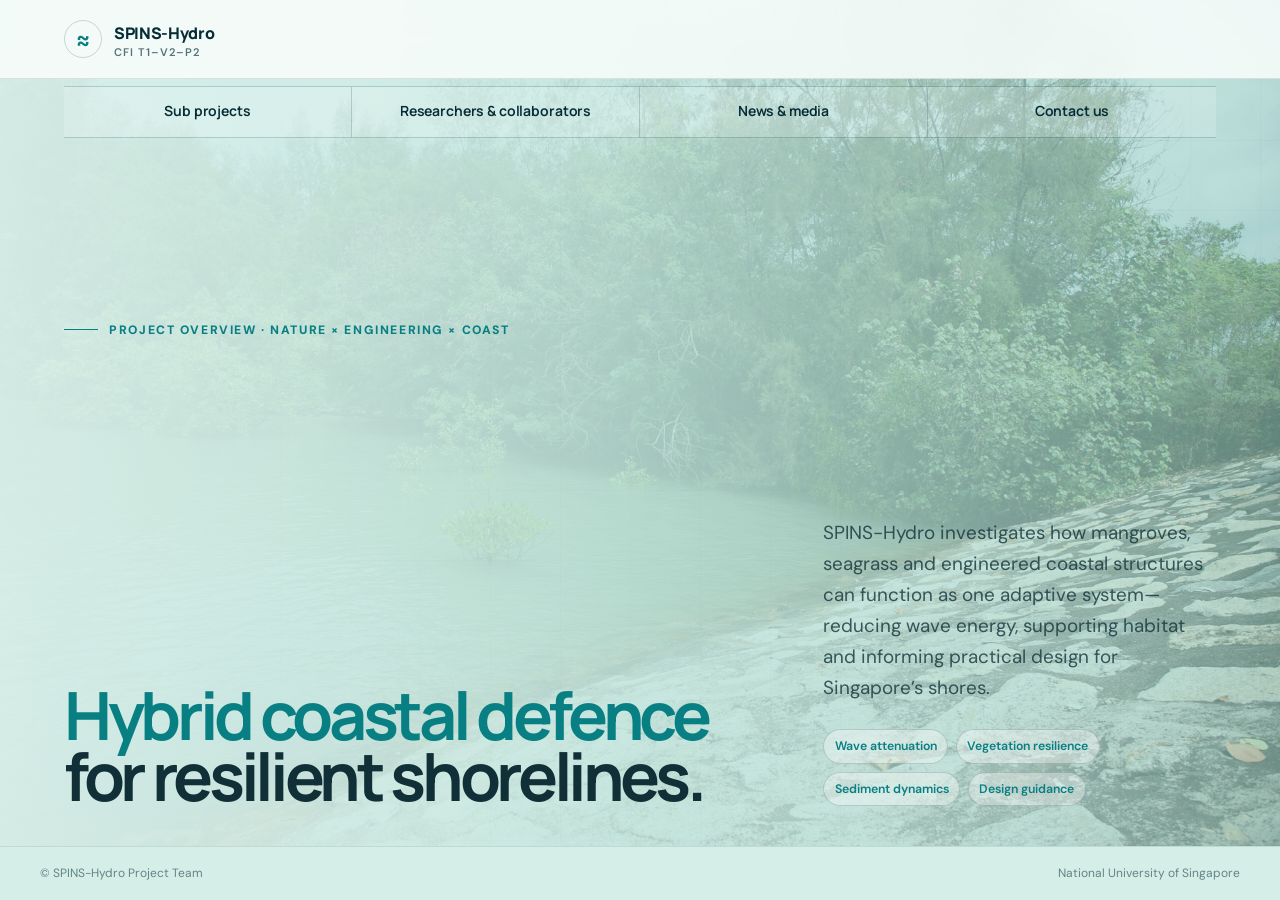
<file: index.html>
<!DOCTYPE html>
<html lang="en">
<head>
  <meta charset="utf-8">
  <meta name="viewport" content="width=device-width, initial-scale=1">
  <title>SPINS-Hydro | Hybrid Coastal Defence Research</title>
  <meta name="description" content="SPINS-Hydro develops hybrid coastal defence systems that unite engineered structures with mangroves, seagrass and coastal processes.">
  <link rel="icon" href="assets/favicon.svg" type="image/svg+xml">
  <link rel="stylesheet" href="assets/styles.css">
</head>
<body class="portal-home">
  <a class="skip-link" href="#main">Skip to content</a>
  <header class="site-header" aria-label="Site header">
    <div class="nav-wrap">
      <a class="brand" href="index.html" aria-label="SPINS-Hydro home"><span class="brand-mark" aria-hidden="true">≈</span><span>SPINS-Hydro <small>CFI T1–V2–P2</small></span></a>
    </div>
  </header>

  <main class="portal-main" id="main">
    <section class="portal-overview" aria-label="Project overview">
      <nav class="portal-menu reveal" aria-label="Explore project information">
        <a class="portal-menu-card" href="sub-projects.html" target="_blank" rel="noopener"><span class="menu-copy"><strong>Sub projects</strong></span></a>
        <a class="portal-menu-card" href="researchers.html" target="_blank" rel="noopener"><span class="menu-copy"><strong>Researchers &amp; collaborators</strong></span></a>
        <a class="portal-menu-card" href="news.html" target="_blank" rel="noopener"><span class="menu-copy"><strong>News &amp; media</strong></span></a>
        <a class="portal-menu-card" href="contact.html" target="_blank" rel="noopener"><span class="menu-copy"><strong>Contact us</strong></span></a>
      </nav>
      <div class="portal-copy reveal">
        <p class="eyebrow">Project overview · Nature × engineering × coast</p>
        <h1><span class="title-highlight">Hybrid coastal defence</span><br>for resilient shorelines.</h1>
        <div class="portal-summary">
          <p class="portal-lede">SPINS-Hydro investigates how mangroves, seagrass and engineered coastal structures can function as one adaptive system—reducing wave energy, supporting habitat and informing practical design for Singapore’s shores.</p>
          <div class="portal-focus" aria-label="Project focus"><span>Wave attenuation</span><span>Vegetation resilience</span><span>Sediment dynamics</span><span>Design guidance</span></div>
        </div>
      </div>
    </section>
  </main>

  <footer class="portal-footer"><span>© SPINS-Hydro Project Team</span><span>National University of Singapore</span></footer>
  <script src="assets/site.js"></script>
</body>
</html>
</file>
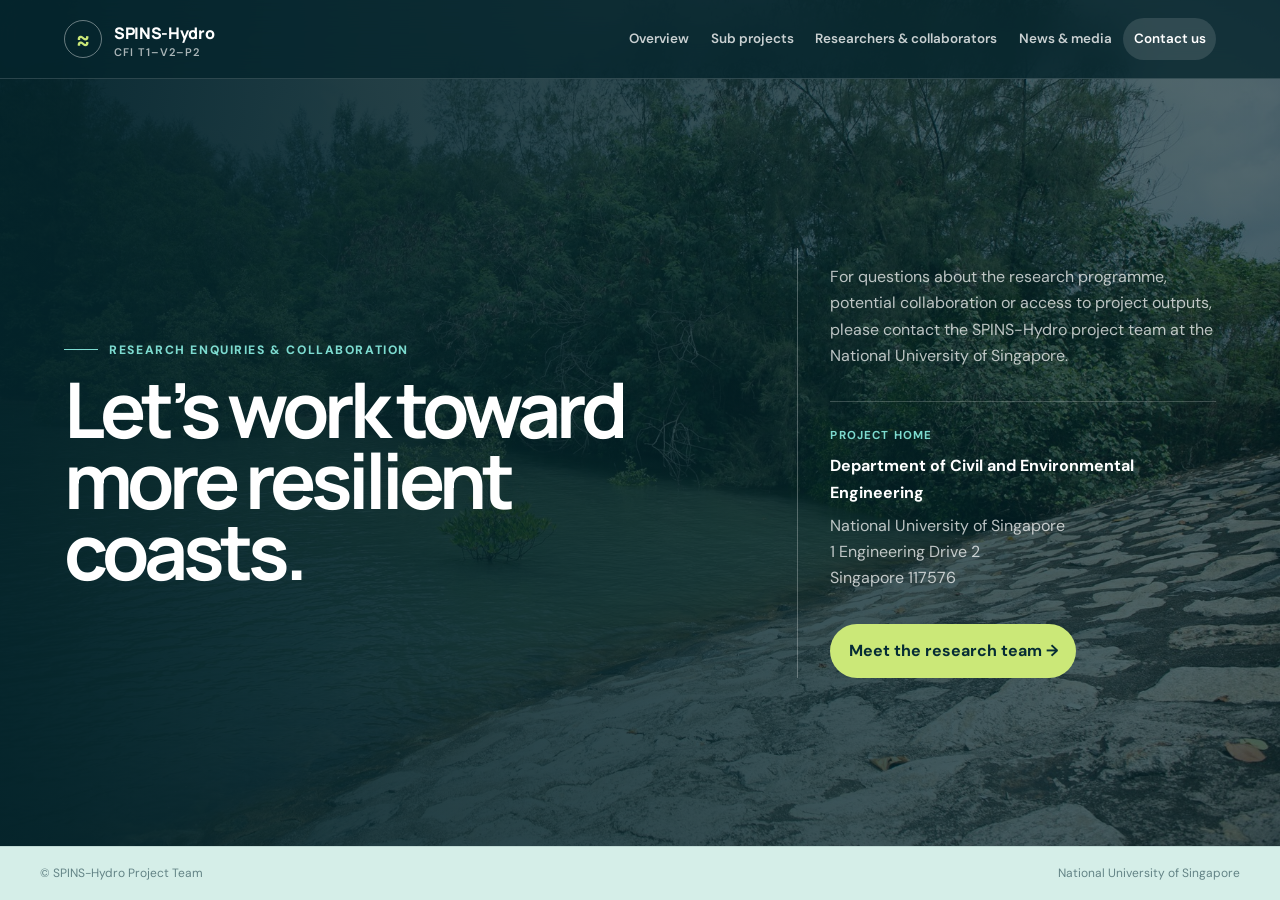
<file: contact.html>
<!DOCTYPE html>
<html lang="en">
<head>
  <meta charset="utf-8"><meta name="viewport" content="width=device-width, initial-scale=1">
  <title>Contact Us | SPINS-Hydro</title><meta name="description" content="Contact the SPINS-Hydro project team for research and collaboration enquiries.">
  <link rel="icon" href="assets/favicon.svg" type="image/svg+xml"><link rel="stylesheet" href="assets/styles.css">
</head>
<body class="info-page contact-page">
  <a class="skip-link" href="#main">Skip to content</a>
  <header class="site-header" aria-label="Primary navigation"><div class="nav-wrap"><a class="brand" href="index.html"><span class="brand-mark" aria-hidden="true">≈</span><span>SPINS-Hydro <small>CFI T1–V2–P2</small></span></a><button class="nav-toggle" type="button" aria-controls="site-nav" aria-expanded="false">Menu</button><nav class="site-nav" id="site-nav"><a href="index.html">Overview</a><a href="sub-projects.html">Sub projects</a><a href="researchers.html">Researchers &amp; collaborators</a><a href="news.html">News &amp; media</a><a class="active" href="contact.html">Contact us</a></nav></div></header>
  <main id="main" class="contact-main"><section class="contact-panel reveal"><div><p class="eyebrow">Research enquiries &amp; collaboration</p><h1>Let’s work toward more resilient coasts.</h1></div><div class="contact-details"><p>For questions about the research programme, potential collaboration or access to project outputs, please contact the SPINS-Hydro project team at the National University of Singapore.</p><div class="contact-address"><span>Project home</span><strong>Department of Civil and Environmental Engineering</strong><p>National University of Singapore<br>1 Engineering Drive 2<br>Singapore 117576</p></div><a class="button primary" href="researchers.html">Meet the research team →</a></div></section></main>
  <footer class="portal-footer"><span>© SPINS-Hydro Project Team</span><span>National University of Singapore</span></footer><script src="assets/site.js"></script>
</body>
</html>
</file>
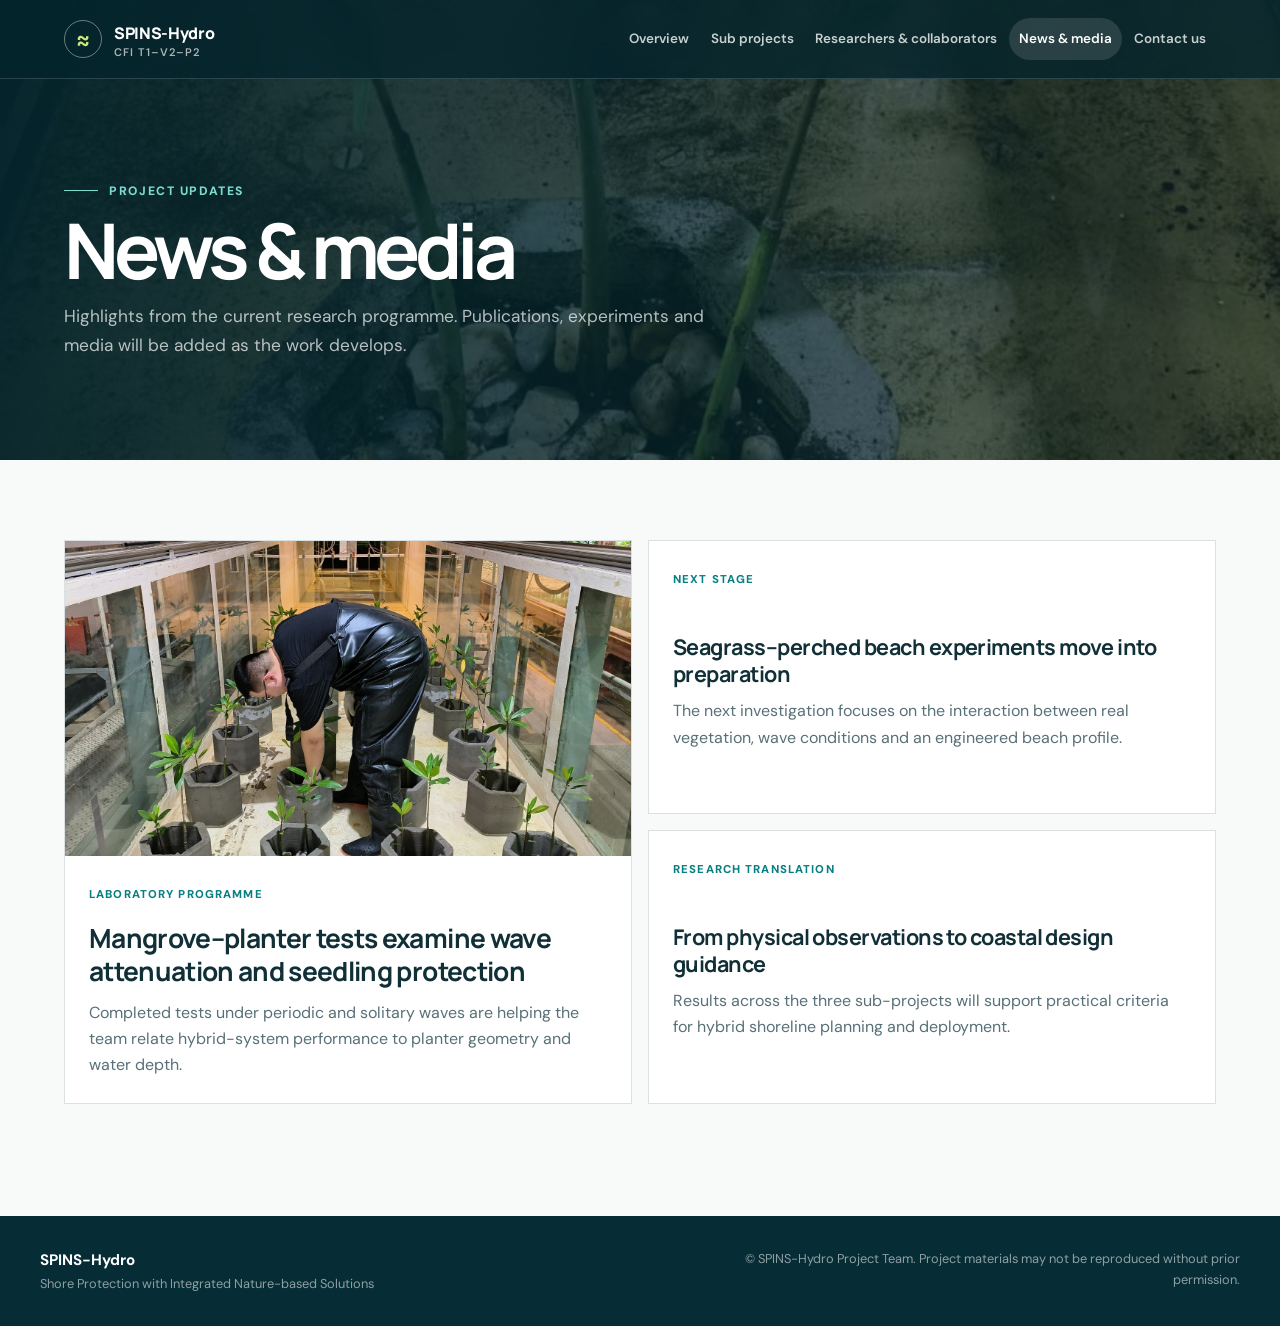
<file: news.html>
<!DOCTYPE html>
<html lang="en">
<head>
  <meta charset="utf-8"><meta name="viewport" content="width=device-width, initial-scale=1">
  <title>News &amp; Media | SPINS-Hydro</title><meta name="description" content="SPINS-Hydro project news, research progress and media updates.">
  <link rel="icon" href="assets/favicon.svg" type="image/svg+xml"><link rel="stylesheet" href="assets/styles.css">
</head>
<body class="info-page">
  <a class="skip-link" href="#main">Skip to content</a>
  <header class="site-header" aria-label="Primary navigation"><div class="nav-wrap"><a class="brand" href="index.html"><span class="brand-mark" aria-hidden="true">≈</span><span>SPINS-Hydro <small>CFI T1–V2–P2</small></span></a><button class="nav-toggle" type="button" aria-controls="site-nav" aria-expanded="false">Menu</button><nav class="site-nav" id="site-nav"><a href="index.html">Overview</a><a href="sub-projects.html">Sub projects</a><a href="researchers.html">Researchers &amp; collaborators</a><a class="active" href="news.html">News &amp; media</a><a href="contact.html">Contact us</a></nav></div></header>
  <main id="main">
    <section class="info-hero news-hero"><div class="info-hero-inner reveal"><p class="eyebrow">Project updates</p><h1>News &amp; media</h1><p>Highlights from the current research programme. Publications, experiments and media will be added as the work develops.</p></div></section>
    <section class="section info-content"><div class="news-grid">
      <article class="news-card featured reveal"><img src="assets/prototype_lab.jpg" alt="Mangrove planter prototype in a laboratory flume"><div><span>Laboratory programme</span><h3>Mangrove–planter tests examine wave attenuation and seedling protection</h3><p>Completed tests under periodic and solitary waves are helping the team relate hybrid-system performance to planter geometry and water depth.</p></div></article>
      <article class="news-card reveal"><span>Next stage</span><h3>Seagrass–perched beach experiments move into preparation</h3><p>The next investigation focuses on the interaction between real vegetation, wave conditions and an engineered beach profile.</p></article>
      <article class="news-card reveal"><span>Research translation</span><h3>From physical observations to coastal design guidance</h3><p>Results across the three sub-projects will support practical criteria for hybrid shoreline planning and deployment.</p></article>
    </div></section>
  </main>
  <footer class="footer"><div><strong>SPINS-Hydro</strong><span>Shore Protection with Integrated Nature-based Solutions</span></div><p>© SPINS-Hydro Project Team. Project materials may not be reproduced without prior permission.</p></footer><script src="assets/site.js"></script>
</body>
</html>
</file>
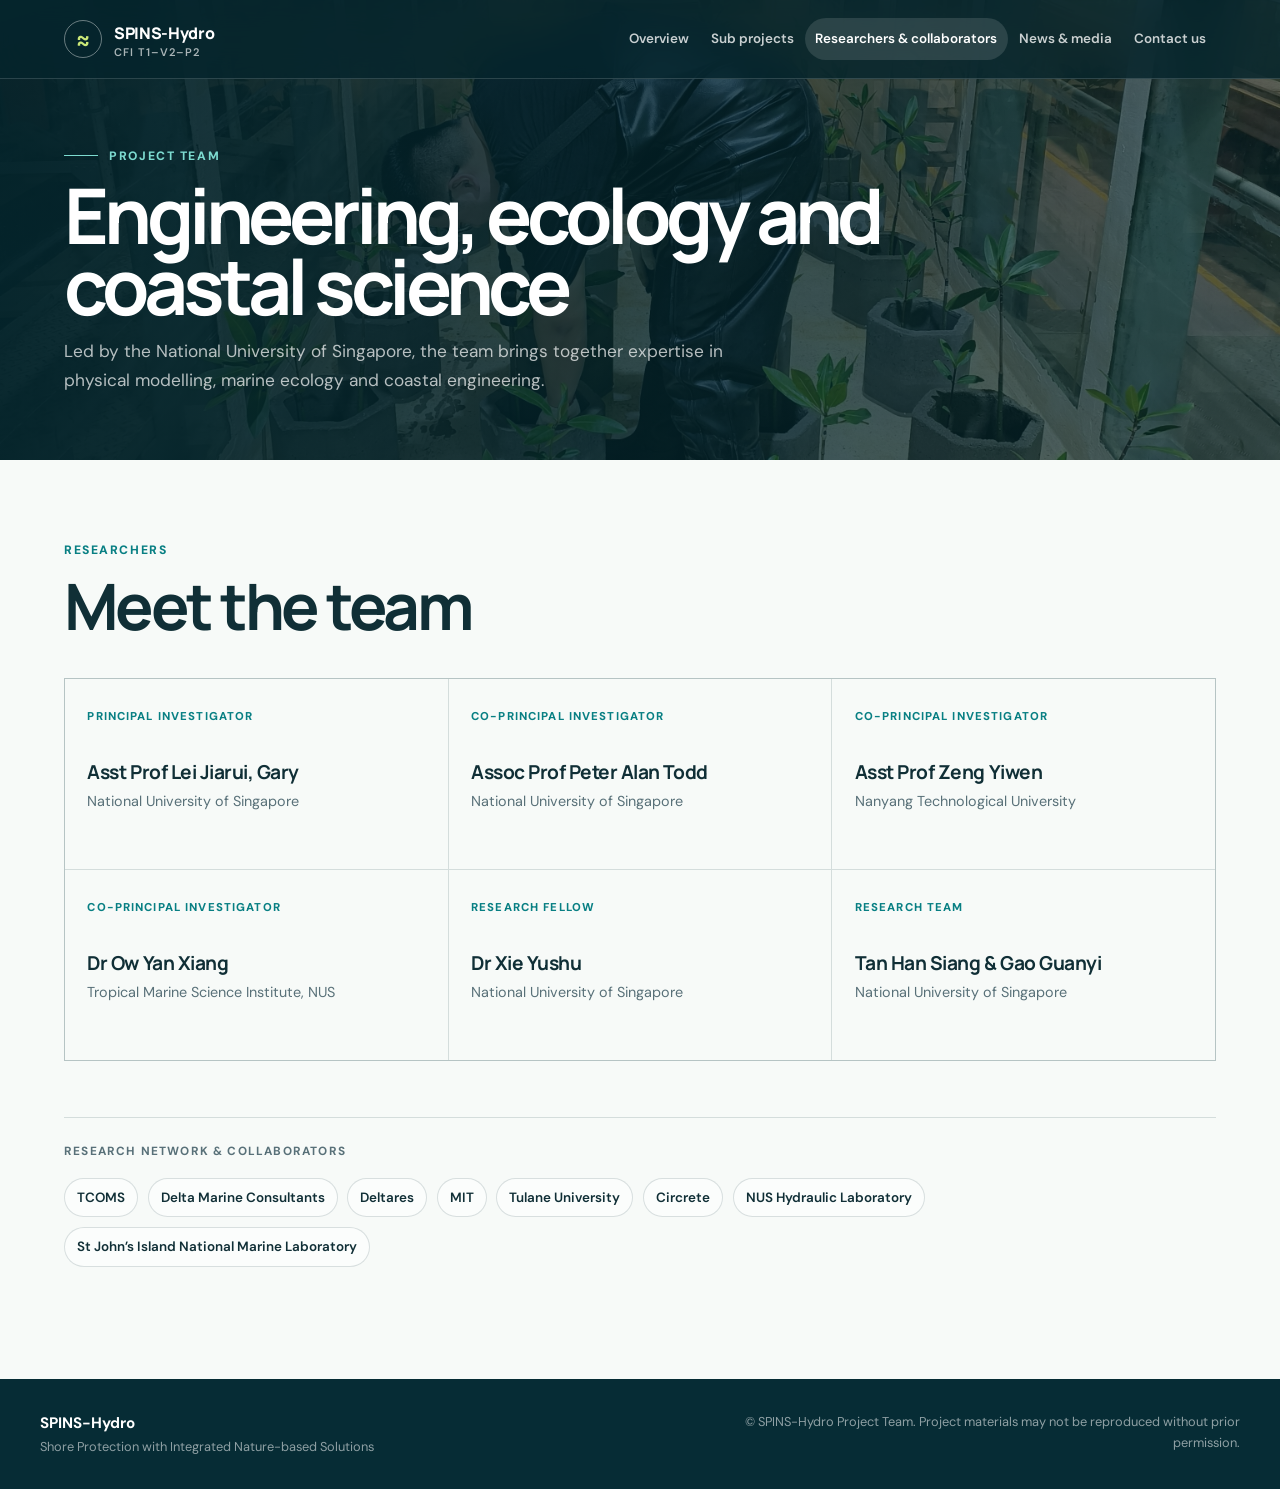
<file: researchers.html>
<!DOCTYPE html>
<html lang="en">
<head>
  <meta charset="utf-8"><meta name="viewport" content="width=device-width, initial-scale=1">
  <title>Researchers &amp; Collaborators | SPINS-Hydro</title><meta name="description" content="Meet the SPINS-Hydro researchers and collaborating organisations.">
  <link rel="icon" href="assets/favicon.svg" type="image/svg+xml"><link rel="stylesheet" href="assets/styles.css">
</head>
<body class="info-page">
  <a class="skip-link" href="#main">Skip to content</a>
  <header class="site-header" aria-label="Primary navigation"><div class="nav-wrap"><a class="brand" href="index.html"><span class="brand-mark" aria-hidden="true">≈</span><span>SPINS-Hydro <small>CFI T1–V2–P2</small></span></a><button class="nav-toggle" type="button" aria-controls="site-nav" aria-expanded="false">Menu</button><nav class="site-nav" id="site-nav"><a href="index.html">Overview</a><a href="sub-projects.html">Sub projects</a><a class="active" href="researchers.html">Researchers &amp; collaborators</a><a href="news.html">News &amp; media</a><a href="contact.html">Contact us</a></nav></div></header>
  <main id="main">
    <section class="info-hero people-hero"><div class="info-hero-inner reveal"><p class="eyebrow">Project team</p><h1>Engineering, ecology and coastal science</h1><p>Led by the National University of Singapore, the team brings together expertise in physical modelling, marine ecology and coastal engineering.</p></div></section>
    <section class="section info-content">
      <p class="kicker reveal">Researchers</p><h2 class="page-heading reveal">Meet the team</h2>
      <div class="people-grid page-grid"><article class="person-card reveal"><span>Principal Investigator</span><h3>Asst Prof Lei Jiarui, Gary</h3><p>National University of Singapore</p></article><article class="person-card reveal"><span>Co-Principal Investigator</span><h3>Assoc Prof Peter Alan Todd</h3><p>National University of Singapore</p></article><article class="person-card reveal"><span>Co-Principal Investigator</span><h3>Asst Prof Zeng Yiwen</h3><p>Nanyang Technological University</p></article><article class="person-card reveal"><span>Co-Principal Investigator</span><h3>Dr Ow Yan Xiang</h3><p>Tropical Marine Science Institute, NUS</p></article><article class="person-card reveal"><span>Research Fellow</span><h3>Dr Xie Yushu</h3><p>National University of Singapore</p></article><article class="person-card reveal"><span>Research Team</span><h3>Tan Han Siang &amp; Gao Guanyi</h3><p>National University of Singapore</p></article></div>
      <div class="partners reveal"><p>Research network &amp; collaborators</p><div><span>TCOMS</span><span>Delta Marine Consultants</span><span>Deltares</span><span>MIT</span><span>Tulane University</span><span>Circrete</span><span>NUS Hydraulic Laboratory</span><span>St John’s Island National Marine Laboratory</span></div></div>
    </section>
  </main>
  <footer class="footer"><div><strong>SPINS-Hydro</strong><span>Shore Protection with Integrated Nature-based Solutions</span></div><p>© SPINS-Hydro Project Team. Project materials may not be reproduced without prior permission.</p></footer><script src="assets/site.js"></script>
</body>
</html>
</file>
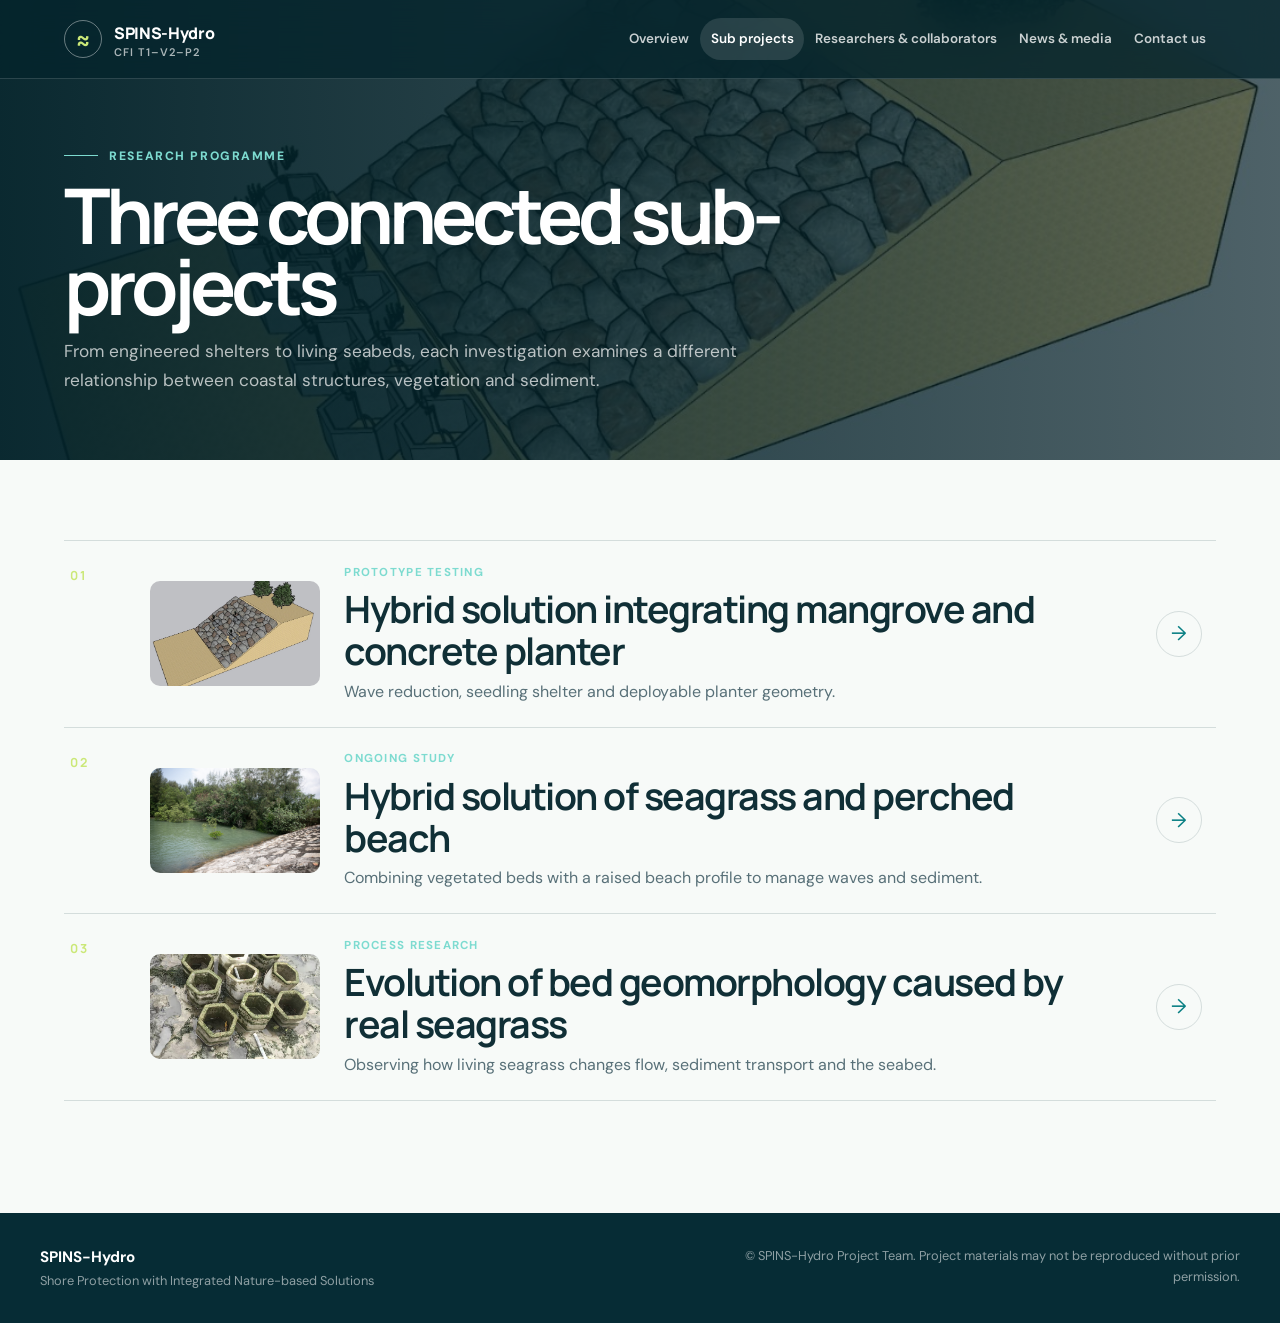
<file: sub-projects.html>
<!DOCTYPE html>
<html lang="en">
<head>
  <meta charset="utf-8"><meta name="viewport" content="width=device-width, initial-scale=1">
  <title>Sub Projects | SPINS-Hydro</title><meta name="description" content="Explore the three connected SPINS-Hydro coastal defence research projects.">
  <link rel="icon" href="assets/favicon.svg" type="image/svg+xml"><link rel="stylesheet" href="assets/styles.css">
</head>
<body class="info-page">
  <a class="skip-link" href="#main">Skip to content</a>
  <header class="site-header" aria-label="Primary navigation"><div class="nav-wrap"><a class="brand" href="index.html"><span class="brand-mark" aria-hidden="true">≈</span><span>SPINS-Hydro <small>CFI T1–V2–P2</small></span></a><button class="nav-toggle" type="button" aria-controls="site-nav" aria-expanded="false">Menu</button><nav class="site-nav" id="site-nav"><a href="index.html">Overview</a><a class="active" href="sub-projects.html">Sub projects</a><a href="researchers.html">Researchers &amp; collaborators</a><a href="news.html">News &amp; media</a><a href="contact.html">Contact us</a></nav></div></header>
  <main id="main">
    <section class="info-hero"><div class="info-hero-inner reveal"><p class="eyebrow">Research programme</p><h1>Three connected sub-projects</h1><p>From engineered shelters to living seabeds, each investigation examines a different relationship between coastal structures, vegetation and sediment.</p></div></section>
    <section class="section info-content">
      <div class="project-list">
        <a class="project-row reveal" href="mangrove-planter.html"><span class="project-number">01</span><span class="project-image"><img src="assets/concept_embedded.jpg" alt="Concrete planters integrated with mangrove seedlings on a revetment"></span><span class="project-text"><span class="project-status">Prototype testing</span><strong>Hybrid solution integrating mangrove and concrete planter</strong><span>Wave reduction, seedling shelter and deployable planter geometry.</span></span><span class="project-arrow" aria-hidden="true">→</span></a>
        <a class="project-row reveal" href="seagrass-perched-beach.html"><span class="project-number">02</span><span class="project-image"><img src="assets/shoreline.jpg" alt="Shallow coastal water and shoreline habitat"></span><span class="project-text"><span class="project-status">Ongoing study</span><strong>Hybrid solution of seagrass and perched beach</strong><span>Combining vegetated beds with a raised beach profile to manage waves and sediment.</span></span><span class="project-arrow" aria-hidden="true">→</span></a>
        <a class="project-row reveal" href="seagrass-geomorphology.html"><span class="project-number">03</span><span class="project-image"><img src="assets/planter_field.jpg" alt="Coastal field investigation at the water's edge"></span><span class="project-text"><span class="project-status">Process research</span><strong>Evolution of bed geomorphology caused by real seagrass</strong><span>Observing how living seagrass changes flow, sediment transport and the seabed.</span></span><span class="project-arrow" aria-hidden="true">→</span></a>
      </div>
    </section>
  </main>
  <footer class="footer"><div><strong>SPINS-Hydro</strong><span>Shore Protection with Integrated Nature-based Solutions</span></div><p>© SPINS-Hydro Project Team. Project materials may not be reproduced without prior permission.</p></footer><script src="assets/site.js"></script>
</body>
</html>
</file>
<file: assets/styles.css>
@import url('https://fonts.googleapis.com/css2?family=DM+Sans:wght@400;500;600;700&family=Manrope:wght@400;500;600;700;800&display=swap');

:root {
  --navy: #062c35;
  --navy-2: #0a3c45;
  --teal: #087f83;
  --aqua: #7ddbd0;
  --lime: #cbe878;
  --mist: #eaf4f1;
  --foam: #f7faf8;
  --sand: #eadfca;
  --ink: #102f36;
  --muted: #587078;
  --white: #fff;
  --line: rgba(6, 44, 53, .14);
  --max: 1200px;
  --radius: 20px;
  --shadow: 0 24px 65px rgba(3, 42, 50, .14);
}

* { box-sizing: border-box; }
html { scroll-behavior: smooth; }
body {
  margin: 0;
  font-family: "DM Sans", ui-sans-serif, system-ui, sans-serif;
  color: var(--ink);
  background: var(--foam);
  line-height: 1.65;
}
img { display: block; max-width: 100%; }
a { color: inherit; }
button, a { -webkit-tap-highlight-color: transparent; }
::selection { background: var(--aqua); color: var(--navy); }

.skip-link { position: fixed; top: -5rem; left: 1rem; z-index: 1000; padding: .7rem 1rem; border-radius: 8px; background: white; color: var(--navy); font-weight: 700; }
.skip-link:focus { top: 1rem; }
.site-header { position: fixed; inset: 0 0 auto; z-index: 100; color: white; border-bottom: 1px solid rgba(255,255,255,.15); background: rgba(4,37,44,.78); backdrop-filter: blur(18px); }
.site-header.on-light { color: var(--navy); background: rgba(247,250,248,.92); border-color: var(--line); }
.nav-wrap { max-width: var(--max); margin: auto; min-height: 78px; padding: .8rem 1.5rem; display: flex; align-items: center; justify-content: space-between; gap: 1.2rem; }
.brand { display: flex; align-items: center; gap: .75rem; min-width: max-content; text-decoration: none; font-family: Manrope, sans-serif; font-weight: 800; letter-spacing: -.02em; }
.brand small { display: block; opacity: .66; font-family: "DM Sans", sans-serif; font-size: .69rem; font-weight: 600; letter-spacing: .09em; line-height: 1.1; }
.brand-mark { display: grid; place-items: center; width: 38px; height: 38px; border: 1px solid rgba(255,255,255,.4); border-radius: 50%; color: var(--lime); font-size: 1.55rem; }
.on-light .brand-mark { border-color: var(--line); color: var(--teal); }
.site-nav { display: flex; align-items: center; justify-content: flex-end; gap: .05rem; }
.site-nav a { padding: .6rem .65rem; border-radius: 999px; text-decoration: none; font-size: .84rem; font-weight: 600; opacity: .78; transition: .2s ease; }
.site-nav a:hover, .site-nav a.active { opacity: 1; background: rgba(255,255,255,.12); }
.on-light .site-nav a:hover, .on-light .site-nav a.active { background: rgba(8,127,131,.09); color: var(--teal); }
.nav-toggle { display: none; border: 1px solid rgba(255,255,255,.3); border-radius: 999px; padding: .55rem .8rem; background: transparent; color: inherit; font: inherit; font-weight: 700; }

.hero { min-height: 100svh; position: relative; display: grid; align-items: center; isolation: isolate; overflow: hidden; color: white; background: var(--navy); }
.hero::before { content: ""; position: absolute; inset: 0; z-index: -2; background: linear-gradient(90deg, rgba(3,35,42,.97) 0%, rgba(3,35,42,.82) 46%, rgba(3,35,42,.28) 78%), url("shoreline.jpg") center/cover; transform: scale(1.02); }
.hero::after { content: ""; position: absolute; right: -12vw; bottom: -18vw; z-index: -1; width: 50vw; height: 50vw; border: 1px solid rgba(125,219,208,.28); border-radius: 50%; box-shadow: 0 0 0 5vw rgba(125,219,208,.05), 0 0 0 10vw rgba(125,219,208,.04); }
.hero-inner { width: 100%; max-width: var(--max); margin: auto; padding: 9rem 1.5rem 7rem; display: grid; grid-template-columns: minmax(0, 1.35fr) minmax(260px, .5fr); align-items: end; gap: 5rem; }
.eyebrow, .kicker { margin: 0 0 .9rem; text-transform: uppercase; letter-spacing: .13em; font-size: .76rem; font-weight: 800; color: var(--teal); }
.eyebrow { display: flex; align-items: center; gap: .7rem; color: var(--aqua); }
.eyebrow::before { content: ""; width: 34px; height: 1px; background: currentColor; }
h1, h2, h3 { font-family: Manrope, sans-serif; }
h1 { max-width: 870px; margin: 0 0 1.5rem; font-size: clamp(3.5rem, 7.3vw, 7rem); line-height: .92; letter-spacing: -.065em; }
.hero-lede { max-width: 750px; margin: 0 0 2.1rem; color: rgba(255,255,255,.78); font-size: clamp(1.05rem, 1.8vw, 1.32rem); line-height: 1.55; }
.hero-actions { display: flex; flex-wrap: wrap; gap: .75rem; }
.button { display: inline-flex; align-items: center; gap: .7rem; padding: .88rem 1.15rem; border-radius: 999px; text-decoration: none; font-weight: 700; transition: transform .2s ease, background .2s ease; }
.button:hover { transform: translateY(-2px); }
.button.primary { color: var(--navy); background: var(--lime); }
.button.secondary { color: white; border: 1px solid rgba(255,255,255,.34); background: rgba(255,255,255,.08); }
.hero-note { padding: 1.4rem 0 0 1.5rem; border-left: 1px solid rgba(255,255,255,.28); color: rgba(255,255,255,.75); }
.note-index { color: var(--lime); font: 700 .76rem Manrope, sans-serif; letter-spacing: .12em; }
.hero-note p { margin: .75rem 0 2rem; }
.hero-stat strong { display: block; color: white; font: 700 1.3rem Manrope, sans-serif; }
.hero-stat span { font-size: .86rem; }
.scroll-cue { position: absolute; left: 50%; bottom: 1.7rem; transform: translateX(-50%); display: flex; gap: .8rem; color: rgba(255,255,255,.65); text-decoration: none; font-size: .8rem; text-transform: uppercase; letter-spacing: .1em; }

main { overflow: clip; }
section { scroll-margin-top: 76px; }
.section { width: 100%; max-width: var(--max); margin: auto; padding: 7rem 1.5rem; }
.section-label { display: flex; align-items: center; gap: .65rem; margin-bottom: 3.3rem; color: var(--muted); font-size: .78rem; font-weight: 700; text-transform: uppercase; letter-spacing: .11em; }
.section-label span { display: grid; place-items: center; width: 32px; height: 32px; border: 1px solid var(--line); border-radius: 50%; color: var(--teal); }
.section-label.light { color: rgba(255,255,255,.62); }
.section-label.light span { border-color: rgba(255,255,255,.22); color: var(--lime); }
h2 { margin: 0; font-size: clamp(2.4rem, 5vw, 4.7rem); line-height: 1; letter-spacing: -.055em; }
h3 { margin: 0; line-height: 1.25; letter-spacing: -.025em; }
.overview-grid { display: grid; grid-template-columns: minmax(0, 1.05fr) minmax(320px, .75fr); gap: 8vw; align-items: start; }
.overview-copy p { margin: 0 0 1.2rem; color: var(--muted); }
.overview-copy .lead { color: var(--ink); font-size: 1.25rem; line-height: 1.5; }
.focus-list { display: flex; flex-wrap: wrap; gap: .55rem; margin-top: 1.8rem; }
.focus-list span { padding: .42rem .72rem; border: 1px solid var(--line); border-radius: 999px; color: var(--teal); font-size: .82rem; font-weight: 700; }
.section-head { display: grid; grid-template-columns: minmax(0, 1fr) minmax(280px, .5fr); gap: 4rem; align-items: end; margin-bottom: 3.3rem; }
.section-head > p { margin: 0; color: var(--muted); }

.projects-section { color: white; background: var(--navy); }
.projects-section .section { max-width: 1320px; }
.kicker.light { color: var(--aqua); }
.projects-section .section-head > p { color: rgba(255,255,255,.62); }
.project-list { border-top: 1px solid rgba(255,255,255,.18); }
.project-row { display: grid; grid-template-columns: 56px 170px minmax(0, 1fr) 54px; gap: 1.5rem; align-items: center; padding: 1.35rem .4rem; border-bottom: 1px solid rgba(255,255,255,.18); text-decoration: none; transition: background .25s ease, padding .25s ease; }
.project-row:hover { padding-inline: 1.2rem; background: rgba(255,255,255,.06); }
.project-number { align-self: start; padding-top: .3rem; color: var(--lime); font: 700 .78rem Manrope, sans-serif; letter-spacing: .12em; }
.project-image { height: 105px; overflow: hidden; border-radius: 10px; }
.project-image img { width: 100%; height: 100%; object-fit: cover; filter: saturate(.8); transition: transform .5s ease, filter .5s ease; }
.project-row:hover img { transform: scale(1.05); filter: saturate(1.1); }
.project-text { display: grid; gap: .4rem; }
.project-status { color: var(--aqua); font-size: .72rem; font-weight: 700; text-transform: uppercase; letter-spacing: .11em; }
.project-text strong { max-width: 760px; font: 650 clamp(1.45rem, 3vw, 2.35rem)/1.12 Manrope, sans-serif; letter-spacing: -.04em; }
.project-text > span:last-child { color: rgba(255,255,255,.6); }
.project-arrow { display: grid; place-items: center; width: 46px; height: 46px; border: 1px solid rgba(255,255,255,.28); border-radius: 50%; color: var(--lime); font-size: 1.25rem; transition: .25s ease; }
.project-row:hover .project-arrow { color: var(--navy); background: var(--lime); border-color: var(--lime); transform: rotate(45deg); }

.evidence-section { max-width: 1320px; display: grid; grid-template-columns: minmax(0, 1.15fr) minmax(360px, .85fr); gap: 5vw; align-items: center; }
.feature-figure { margin: 0; }
.feature-figure img { width: 100%; aspect-ratio: 4/3; object-fit: cover; border-radius: var(--radius); box-shadow: var(--shadow); }
.feature-figure figcaption { padding-top: .7rem; color: var(--muted); font-size: .82rem; }
.evidence-copy > p:not(.kicker) { color: var(--muted); }
.metric-pair { display: grid; grid-template-columns: 1fr 1fr; gap: 1rem; margin-top: 2.2rem; }
.metric-pair div { padding: 1.1rem; border-top: 2px solid var(--teal); background: var(--mist); }
.metric-pair strong { display: block; color: var(--teal); font: 800 2.15rem/1 Manrope, sans-serif; letter-spacing: -.05em; }
.metric-pair span { display: block; margin-top: .55rem; color: var(--muted); font-size: .82rem; line-height: 1.45; }

.team-section { background: var(--mist); }
.people-grid { display: grid; grid-template-columns: repeat(3, 1fr); gap: 1px; background: var(--line); border: 1px solid var(--line); }
.person-card { min-height: 190px; padding: 1.4rem; background: var(--foam); }
.person-card > span, .news-card > span, .news-card div > span { color: var(--teal); font-size: .71rem; font-weight: 800; text-transform: uppercase; letter-spacing: .1em; }
.person-card h3 { margin-top: 2rem; font-size: 1.2rem; }
.person-card p { margin: .35rem 0 0; color: var(--muted); font-size: .9rem; }
.partners { margin-top: 2.5rem; padding-top: 1.5rem; border-top: 1px solid var(--line); }
.partners > p { margin: 0 0 1rem; color: var(--muted); font-size: .74rem; font-weight: 700; text-transform: uppercase; letter-spacing: .1em; }
.partners > div { display: flex; flex-wrap: wrap; gap: .6rem; }
.partners span { padding: .48rem .75rem; border: 1px solid var(--line); border-radius: 999px; background: rgba(255,255,255,.5); font-size: .84rem; font-weight: 600; }

.news-grid { display: grid; grid-template-columns: 1fr 1fr; gap: 1rem; }
.news-card { min-height: 245px; padding: 1.5rem; border: 1px solid var(--line); background: white; }
.news-card h3 { margin: 2.6rem 0 .7rem; font-size: 1.35rem; }
.news-card p { margin: 0; color: var(--muted); }
.news-card.featured { grid-row: span 2; padding: 0; overflow: hidden; }
.news-card.featured img { width: 100%; height: 315px; object-fit: cover; }
.news-card.featured > div { padding: 1.5rem; }
.news-card.featured h3 { margin-top: 1rem; font-size: 1.65rem; }

.contact-section { color: white; background: var(--teal); }
.contact-grid { display: grid; grid-template-columns: minmax(0, 1fr) minmax(320px, .6fr); gap: 6vw; align-items: end; }
.contact-copy { padding-left: 2rem; border-left: 1px solid rgba(255,255,255,.25); color: rgba(255,255,255,.8); }
.contact-note { margin: 1.5rem 0; color: white; font-weight: 600; }
.text-link { display: inline-flex; gap: .8rem; padding-bottom: .2rem; border-bottom: 1px solid var(--lime); color: var(--lime); text-decoration: none; font-weight: 700; }
.footer { display: flex; justify-content: space-between; gap: 2rem; padding: 2rem max(1.5rem, calc((100vw - var(--max))/2)); color: rgba(255,255,255,.55); background: var(--navy); font-size: .8rem; }
.footer div { display: grid; }
.footer strong { color: white; font-size: .95rem; }
.footer p { max-width: 500px; margin: 0; text-align: right; }

/* Sub-project pages */
.detail-body { background: var(--foam); }
.detail-hero { position: relative; min-height: 78svh; display: flex; align-items: end; overflow: hidden; isolation: isolate; color: white; background: var(--navy); }
.detail-hero::before { content: ""; position: absolute; inset: 0; z-index: -2; background: linear-gradient(90deg, rgba(3,35,42,.96), rgba(3,35,42,.72) 55%, rgba(3,35,42,.3)), var(--hero-image) center/cover; }
.detail-hero::after { content: ""; position: absolute; inset: 0; z-index: -1; background: linear-gradient(0deg, rgba(3,35,42,.8), transparent 50%); }
.detail-hero-inner { width: 100%; max-width: var(--max); margin: auto; padding: 10rem 1.5rem 5rem; }
.detail-number { color: var(--lime); font: 700 .78rem Manrope, sans-serif; letter-spacing: .14em; }
.detail-hero h1 { max-width: 970px; margin-top: 1rem; font-size: clamp(3rem, 6vw, 6rem); }
.detail-lede { max-width: 720px; margin: 0; color: rgba(255,255,255,.77); font-size: 1.17rem; }
.breadcrumb { display: inline-flex; gap: .5rem; align-items: center; margin-bottom: 2rem; color: rgba(255,255,255,.66); text-decoration: none; font-size: .84rem; }
.breadcrumb:hover { color: var(--lime); }
.detail-intro { display: grid; grid-template-columns: minmax(0, .7fr) minmax(0, 1.3fr); gap: 7vw; }
.detail-intro h2, .detail-block h2 { font-size: clamp(2rem, 4vw, 3.6rem); }
.detail-intro-copy { color: var(--muted); font-size: 1.08rem; }
.detail-intro-copy p:first-child { margin-top: 0; color: var(--ink); font-size: 1.28rem; }
.detail-facts { display: grid; grid-template-columns: repeat(3, 1fr); gap: 1px; margin-top: 2.2rem; background: var(--line); border: 1px solid var(--line); }
.detail-facts div { padding: 1rem; background: white; }
.detail-facts strong { display: block; color: var(--teal); font: 800 1.3rem Manrope, sans-serif; }
.detail-facts span { color: var(--muted); font-size: .82rem; }
.detail-dark { color: white; background: var(--navy); }
.detail-block { max-width: var(--max); margin: auto; padding: 7rem 1.5rem; }
.detail-dark .kicker { color: var(--aqua); }
.method-grid { display: grid; grid-template-columns: repeat(3, 1fr); gap: 1rem; margin-top: 3rem; }
.method-card { min-height: 245px; padding: 1.4rem; border: 1px solid rgba(255,255,255,.18); background: rgba(255,255,255,.04); }
.method-card span { display: grid; place-items: center; width: 35px; height: 35px; margin-bottom: 3rem; border: 1px solid rgba(255,255,255,.25); border-radius: 50%; color: var(--lime); font-size: .78rem; }
.method-card p { color: rgba(255,255,255,.62); }
.insight-grid { display: grid; grid-template-columns: repeat(2, 1fr); gap: 1rem; margin-top: 3rem; }
.insight-card { padding: 1.5rem; border: 1px solid var(--line); background: white; }
.insight-card strong { display: block; margin-bottom: .8rem; color: var(--teal); font: 800 2.2rem/1 Manrope, sans-serif; }
.insight-card p { margin: 0; color: var(--muted); }
.detail-gallery { display: grid; grid-template-columns: 1.15fr .85fr; gap: 1rem; margin-top: 3rem; }
.detail-gallery figure { margin: 0; }
.detail-gallery img { width: 100%; height: 360px; object-fit: cover; border-radius: 14px; }
.detail-gallery figcaption { padding-top: .6rem; color: var(--muted); font-size: .82rem; }
.project-nav { display: grid; grid-template-columns: 1fr 1fr; color: white; background: var(--teal); }
.project-nav a { min-height: 180px; padding: 2rem max(1.5rem, calc((100vw - var(--max))/2)); text-decoration: none; }
.project-nav a + a { border-left: 1px solid rgba(255,255,255,.25); text-align: right; }
.project-nav span { display: block; color: var(--lime); font-size: .75rem; text-transform: uppercase; letter-spacing: .1em; }
.project-nav strong { display: block; margin-top: .7rem; font: 700 1.3rem Manrope, sans-serif; }

.reveal { opacity: 0; transform: translateY(18px); transition: opacity .7s ease, transform .7s ease; }
.reveal.visible { opacity: 1; transform: none; }

@media (max-width: 980px) {
  .nav-toggle { display: block; }
  .site-nav { position: absolute; top: calc(100% + .5rem); left: 1rem; right: 1rem; display: none; padding: .7rem; color: var(--ink); background: rgba(255,255,255,.98); border-radius: 14px; box-shadow: var(--shadow); }
  .site-nav.open { display: grid; }
  .site-nav a { padding: .8rem; }
  .hero-inner, .section-head, .overview-grid, .evidence-section, .contact-grid, .detail-intro { grid-template-columns: 1fr; }
  .hero-inner { gap: 2rem; }
  .hero-note { max-width: 420px; }
  .section-head { gap: 1.5rem; }
  .project-row { grid-template-columns: 44px 135px minmax(0,1fr) 45px; }
  .people-grid, .method-grid { grid-template-columns: repeat(2, 1fr); }
  .contact-copy { padding: 1.5rem 0 0; border: 0; border-top: 1px solid rgba(255,255,255,.25); }
}

@media (max-width: 650px) {
  .nav-wrap { min-height: 68px; padding-inline: 1rem; }
  .brand small { display: none; }
  .hero-inner { padding: 8rem 1rem 6rem; }
  .scroll-cue { display: none; }
  .section, .detail-block { padding: 5rem 1rem; }
  .section-label { margin-bottom: 2.2rem; }
  .project-row { grid-template-columns: 32px minmax(0,1fr) 40px; gap: .75rem; padding-block: 1rem; }
  .project-image { display: none; }
  .project-text strong { font-size: 1.25rem; }
  .project-text > span:last-child { font-size: .86rem; }
  .people-grid, .news-grid, .metric-pair, .detail-facts, .method-grid, .insight-grid, .detail-gallery { grid-template-columns: 1fr; }
  .news-card.featured { grid-row: auto; }
  .news-card.featured img { height: 230px; }
  .footer { display: grid; padding-inline: 1rem; }
  .footer p { text-align: left; }
  .detail-hero-inner { padding: 8rem 1rem 4rem; }
  .detail-gallery img { height: 260px; }
  .project-nav { grid-template-columns: 1fr; }
  .project-nav a { min-height: 130px; padding: 1.5rem 1rem; }
  .project-nav a + a { border-left: 0; border-top: 1px solid rgba(255,255,255,.25); text-align: left; }
}

@media (prefers-reduced-motion: reduce) {
  *, *::before, *::after { scroll-behavior: auto !important; transition: none !important; }
  .reveal { opacity: 1; transform: none; }
}

/* Compact home portal */
.portal-home {
  min-height: 100svh;
  display: flex;
  flex-direction: column;
  color: var(--ink);
  background: #e8f7f3;
}
.portal-home .site-header { position: absolute; color: var(--navy); background: rgba(247,252,250,.9); border-color: rgba(6,44,53,.12); }
.portal-home .brand-mark { color: var(--teal); border-color: rgba(6,44,53,.18); }
.portal-home .site-nav a { color: var(--navy); opacity: .82; font-size: .9rem; }
.portal-home .site-nav a:hover { color: var(--teal); background: rgba(8,127,131,.09); opacity: 1; }
.portal-main {
  flex: 1;
  display: grid;
  position: relative;
  isolation: isolate;
  background: var(--navy);
}
.portal-main::before {
  content: "";
  position: absolute;
  inset: 0;
  z-index: -2;
  background:
    linear-gradient(90deg, rgba(218,241,236,.96) 0%, rgba(193,229,221,.88) 48%, rgba(151,207,196,.62) 100%),
    url("shoreline.jpg") center / cover no-repeat;
}
.portal-main::after {
  content: "";
  position: absolute;
  inset: 0;
  z-index: -1;
  opacity: .18;
  background-image: linear-gradient(rgba(6,44,53,.12) 1px, transparent 1px), linear-gradient(90deg, rgba(6,44,53,.12) 1px, transparent 1px);
  background-size: 70px 70px;
  mask-image: linear-gradient(90deg, transparent, #000);
}
.portal-overview {
  width: 100%;
  max-width: var(--max);
  min-height: calc(100svh - 54px);
  margin: auto;
  padding: 5.35rem 1.5rem 2.5rem;
  display: grid;
  grid-template-rows: auto 1fr;
  align-content: start;
  gap: clamp(2rem, 4vh, 3rem);
}
.portal-copy { display: grid; grid-template-columns: minmax(0, 1.15fr) minmax(320px, .65fr); gap: 1rem 5vw; align-items: end; }
.portal-copy .eyebrow { grid-column: 1 / -1; }
.portal-copy .eyebrow { color: var(--teal); }
.portal-copy h1 {
  max-width: 720px;
  margin: 0;
  font-size: clamp(3rem, 5.2vw, 5.8rem);
}
.portal-lede { max-width: 690px; margin: 0; color: rgba(16,47,54,.78); font-size: clamp(1rem, 1.55vw, 1.18rem); }
.title-highlight { display: inline; color: var(--teal); }
.portal-focus { display: flex; flex-wrap: wrap; gap: .5rem; margin-top: 1.6rem; }
.portal-focus span { padding: .38rem .65rem; border: 1px solid rgba(6,44,53,.18); border-radius: 999px; color: var(--teal); background: rgba(255,255,255,.36); font-size: .77rem; font-weight: 600; }
.portal-menu { display: grid; grid-template-columns: repeat(4, minmax(0, 1fr)); border-top: 1px solid rgba(6,44,53,.18); border-bottom: 1px solid rgba(6,44,53,.18); }
.portal-menu-label { grid-column: 1 / -1; display: flex; justify-content: space-between; gap: 1rem; margin: 0; padding: .7rem .25rem; border-bottom: 1px solid rgba(255,255,255,.24); color: var(--aqua); font-size: .75rem; font-weight: 700; text-transform: uppercase; letter-spacing: .1em; }
.portal-menu-label span { color: rgba(255,255,255,.43); font-weight: 500; letter-spacing: .04em; text-transform: none; }
.portal-menu-card { display: flex; align-items: center; justify-content: center; min-height: 50px; padding: .45rem .55rem; border-right: 1px solid rgba(6,44,53,.18); color: var(--navy); background: rgba(255,255,255,.16); text-align: center; text-decoration: none; transition: background .2s ease; }
.portal-menu-card:last-child { border-right: 0; }
.portal-menu-card:hover { background: rgba(255,255,255,.42); }
.portal-menu-card.featured { background: rgba(203,232,120,.08); }
.portal-menu-card.featured:hover { background: rgba(203,232,120,.14); }
.menu-copy { display: block; }
.menu-copy strong { font: 650 .875rem Manrope, sans-serif; letter-spacing: -.01em; line-height: 1.2; }
.portal-footer { min-height: 54px; display: flex; align-items: center; justify-content: space-between; gap: 1rem; padding: .8rem max(1.5rem, calc((100vw - var(--max))/2)); color: rgba(6,44,53,.55); background: #d5eee8; border-top: 1px solid rgba(6,44,53,.1); font-size: .75rem; }

/* Standalone menu pages */
.info-page { background: var(--foam); }
.info-page .site-header { position: absolute; }
.info-hero { min-height: 460px; display: flex; align-items: end; color: white; background: linear-gradient(90deg, rgba(3,35,42,.96), rgba(3,35,42,.6)), url("concept_nearshore_array.jpg") center/cover; }
.info-hero.people-hero { background-image: linear-gradient(90deg, rgba(3,35,42,.96), rgba(3,35,42,.62)), url("prototype_lab.jpg"); }
.info-hero.news-hero { background-image: linear-gradient(90deg, rgba(3,35,42,.96), rgba(3,35,42,.58)), url("prototype test.jpg"); }
.info-hero-inner { width: 100%; max-width: var(--max); margin: auto; padding: 9rem 1.5rem 4rem; }
.info-hero h1 { max-width: 900px; margin: 0 0 1rem; font-size: clamp(3rem, 6vw, 5.8rem); }
.info-hero p:last-child { max-width: 680px; margin: 0; color: rgba(255,255,255,.7); font-size: 1.08rem; }
.info-content { padding-top: 5rem; }
.info-content .project-list { border-color: var(--line); }
.info-content .project-row { color: var(--ink); border-color: var(--line); }
.info-content .project-row:hover { background: var(--mist); }
.info-content .project-text > span:last-child { color: var(--muted); }
.info-content .project-arrow { color: var(--teal); border-color: var(--line); }
.info-content .project-row:hover .project-arrow { color: white; background: var(--teal); border-color: var(--teal); transform: none; }
.page-heading { margin-bottom: 2.5rem; }
.page-grid { margin-bottom: 3.5rem; }

.contact-page { min-height: 100svh; display: flex; flex-direction: column; color: white; background: var(--navy); }
.contact-page .site-header { position: absolute; }
.contact-main { flex: 1; display: grid; background: linear-gradient(90deg, rgba(3,35,42,.96), rgba(3,35,42,.67)), url("shoreline.jpg") center/cover; }
.contact-panel { width: 100%; max-width: var(--max); min-height: calc(100svh - 54px); margin: auto; padding: 9rem 1.5rem 4rem; display: grid; grid-template-columns: minmax(0,1fr) minmax(320px,.65fr); gap: 7vw; align-items: center; }
.contact-panel h1 { margin: 0; font-size: clamp(3.2rem, 6vw, 6.3rem); }
.contact-details { padding-left: 2rem; border-left: 1px solid rgba(255,255,255,.28); color: rgba(255,255,255,.72); }
.contact-address { margin: 2rem 0; padding-top: 1.5rem; border-top: 1px solid rgba(255,255,255,.2); }
.contact-address span { display: block; margin-bottom: .5rem; color: var(--aqua); font-size: .72rem; font-weight: 700; text-transform: uppercase; letter-spacing: .1em; }
.contact-address strong { color: white; }
.contact-address p { margin: .4rem 0 0; }

@media (min-width: 981px) and (min-height: 720px) {
  .portal-home { overflow: hidden; }
}
@media (max-width: 980px) {
  .portal-home .nav-wrap { gap: .7rem; }
  .portal-home .site-nav { position: static; display: flex; flex-wrap: nowrap; overflow-x: auto; min-width: 0; padding: 0; color: var(--navy); background: transparent; border: 0; border-radius: 0; box-shadow: none; }
  .portal-home .site-nav a { flex: 0 0 auto; font-size: .78rem; }
  .portal-overview, .contact-panel { grid-template-columns: 1fr; }
  .portal-overview { gap: 2.5rem; padding-top: 5.35rem; }
  .portal-copy { grid-template-columns: 1fr; }
  .contact-panel { gap: 2.5rem; }
  .contact-details { padding: 1.5rem 0 0; border-left: 0; border-top: 1px solid rgba(255,255,255,.28); }
}
@media (max-width: 650px) {
  .portal-home .nav-wrap { min-height: 68px; padding-block: .55rem; flex-wrap: nowrap; }
  .portal-home .brand { width: auto; }
  .portal-home .site-nav { width: 100%; padding-bottom: .1rem; }
  .portal-home .site-nav a { padding: .35rem .55rem; font-size: .75rem; }
  .portal-overview { min-height: auto; padding: 4.9rem 1rem 2.5rem; }
  .portal-copy h1 { font-size: clamp(2.8rem, 13vw, 4rem); }
  .portal-menu-card { min-height: 48px; padding: .4rem .35rem; }
  .portal-footer { padding-inline: 1rem; }
  .portal-footer span:last-child { display: none; }
  .info-hero { min-height: 390px; }
  .info-hero-inner { padding: 8rem 1rem 3rem; }
  .contact-panel { padding: 8rem 1rem 3rem; }
}
</file>
